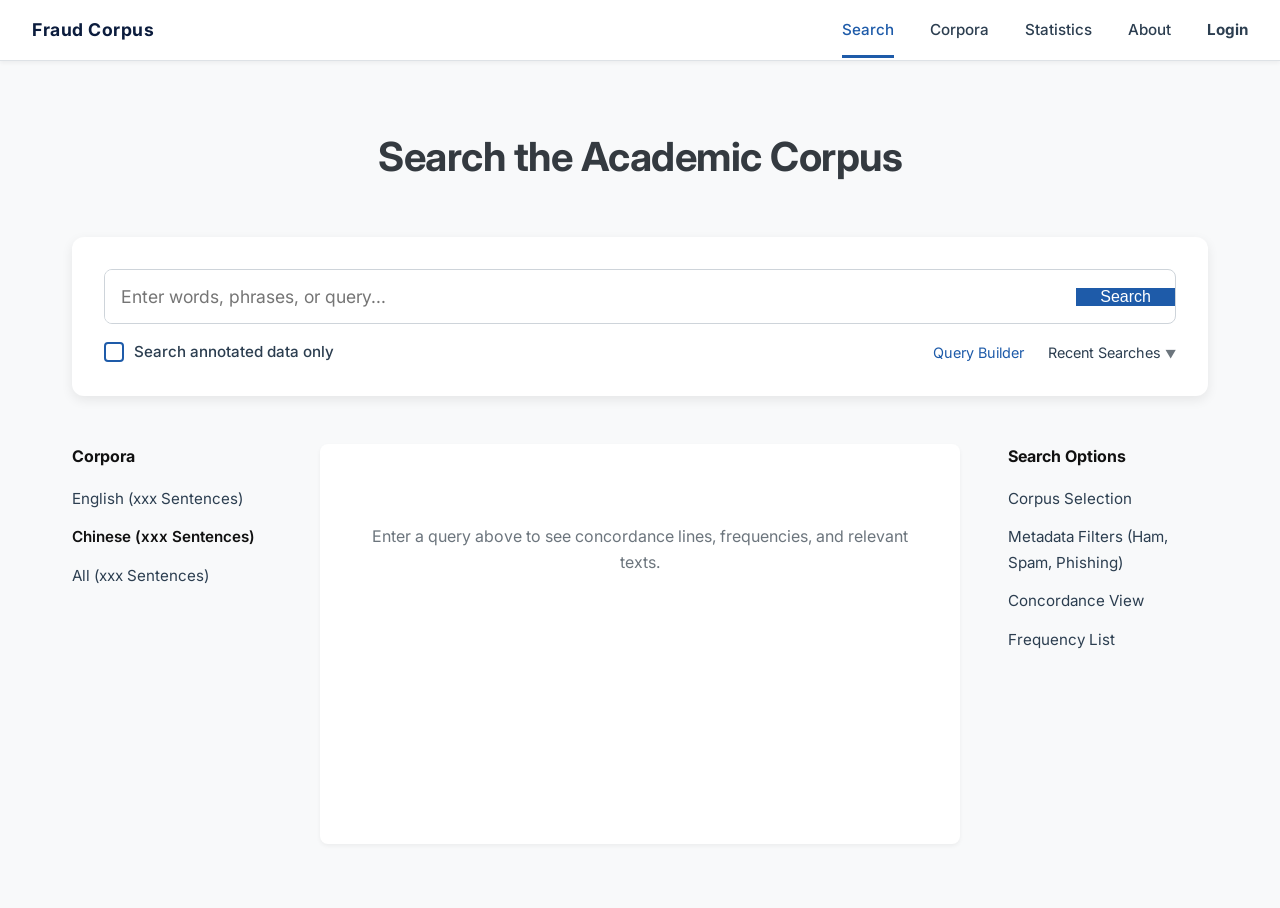
<file: src/03_sprint/web/frontend/index.html>
<!DOCTYPE html>
<html lang="en">

<head>
    <meta charset="UTF-8">
    <meta name="viewport" content="width=device-width, initial-scale=1.0">
    <title>Linguistica Corpus Search</title>
    <link rel="stylesheet" href="style.css">
    <link rel="preconnect" href="https://fonts.googleapis.com">
    <link rel="preconnect" href="https://fonts.gstatic.com" crossorigin>
    <link href="https://fonts.googleapis.com/css2?family=Inter:wght@400;500;600;700&display=swap" rel="stylesheet">
</head>

<body>
    <header class="top-nav">
        <div class="logo">Fraud Corpus</div>
        <nav>
            <a href="#" class="active">Search</a>
            <a href="#">Corpora</a>
            <a href="#">Statistics</a>
            <a href="#">About</a>
            <a href="#" class="login"><b>Login</b></a>
        </nav>
    </header>

    <main class="search-container">
        <h1>Search the Academic Corpus</h1>

        <div class="search-box-wrapper">
            <form id="search-form" class="search-box">
                <div class="input-group">
                    <input type="text" id="query-input" placeholder="Enter words, phrases, or query..." required>
                    <button type="submit" class="search-btn">Search</button>
                </div>

                <div class="search-options">
                    <label class="checkbox-label">
                        <input type="checkbox" id="annotated-only">
                        <span class="custom-checkbox"></span>
                        Search annotated data only
                        <span class="info-icon" title="Restrict search to manually annotated linguistic data"></span>
                    </label>

                    <div class="right-links">
                        <a href="#" class="query-builder">Query Builder</a>
                        <div class="dropdown">
                            <span>Recent Searches </span> <span class="chevron">▼</span>
                        </div>
                    </div>
                </div>
            </form>
        </div>

        <div class="content-layout">
            <aside class="sidebar-left">
                <h3>Corpora</h3>
                <ul>
                    <li><a href="#">English (xxx Sentences)</a></li>
                    <li><a href="#" class="active-corpus">Chinese (xxx Sentences)</a></li>
                    <li><a href="#">All (xxx Sentences)</a></li>
                </ul>
            </aside>

            <section class="results-area" id="results-area">
                <!-- Search results will appear here -->
                <div class="placeholder-text">
                    <p>Enter a query above to see concordance lines, frequencies, and relevant texts.</p>
                </div>
            </section>

            <aside class="sidebar-right">
                <h3>Search Options</h3>
                <ul>
                    <li><a href="#">Corpus Selection</a></li>
                    <li><a href="#">Metadata Filters (Ham, Spam, Phishing)</a></li>
                    <li><a href="#">Concordance View</a></li>
                    <li><a href="#">Frequency List</a></li>
                </ul>
            </aside>
        </div>
    </main>
    <script src="script.js"></script>
</body>

</html>
</file>
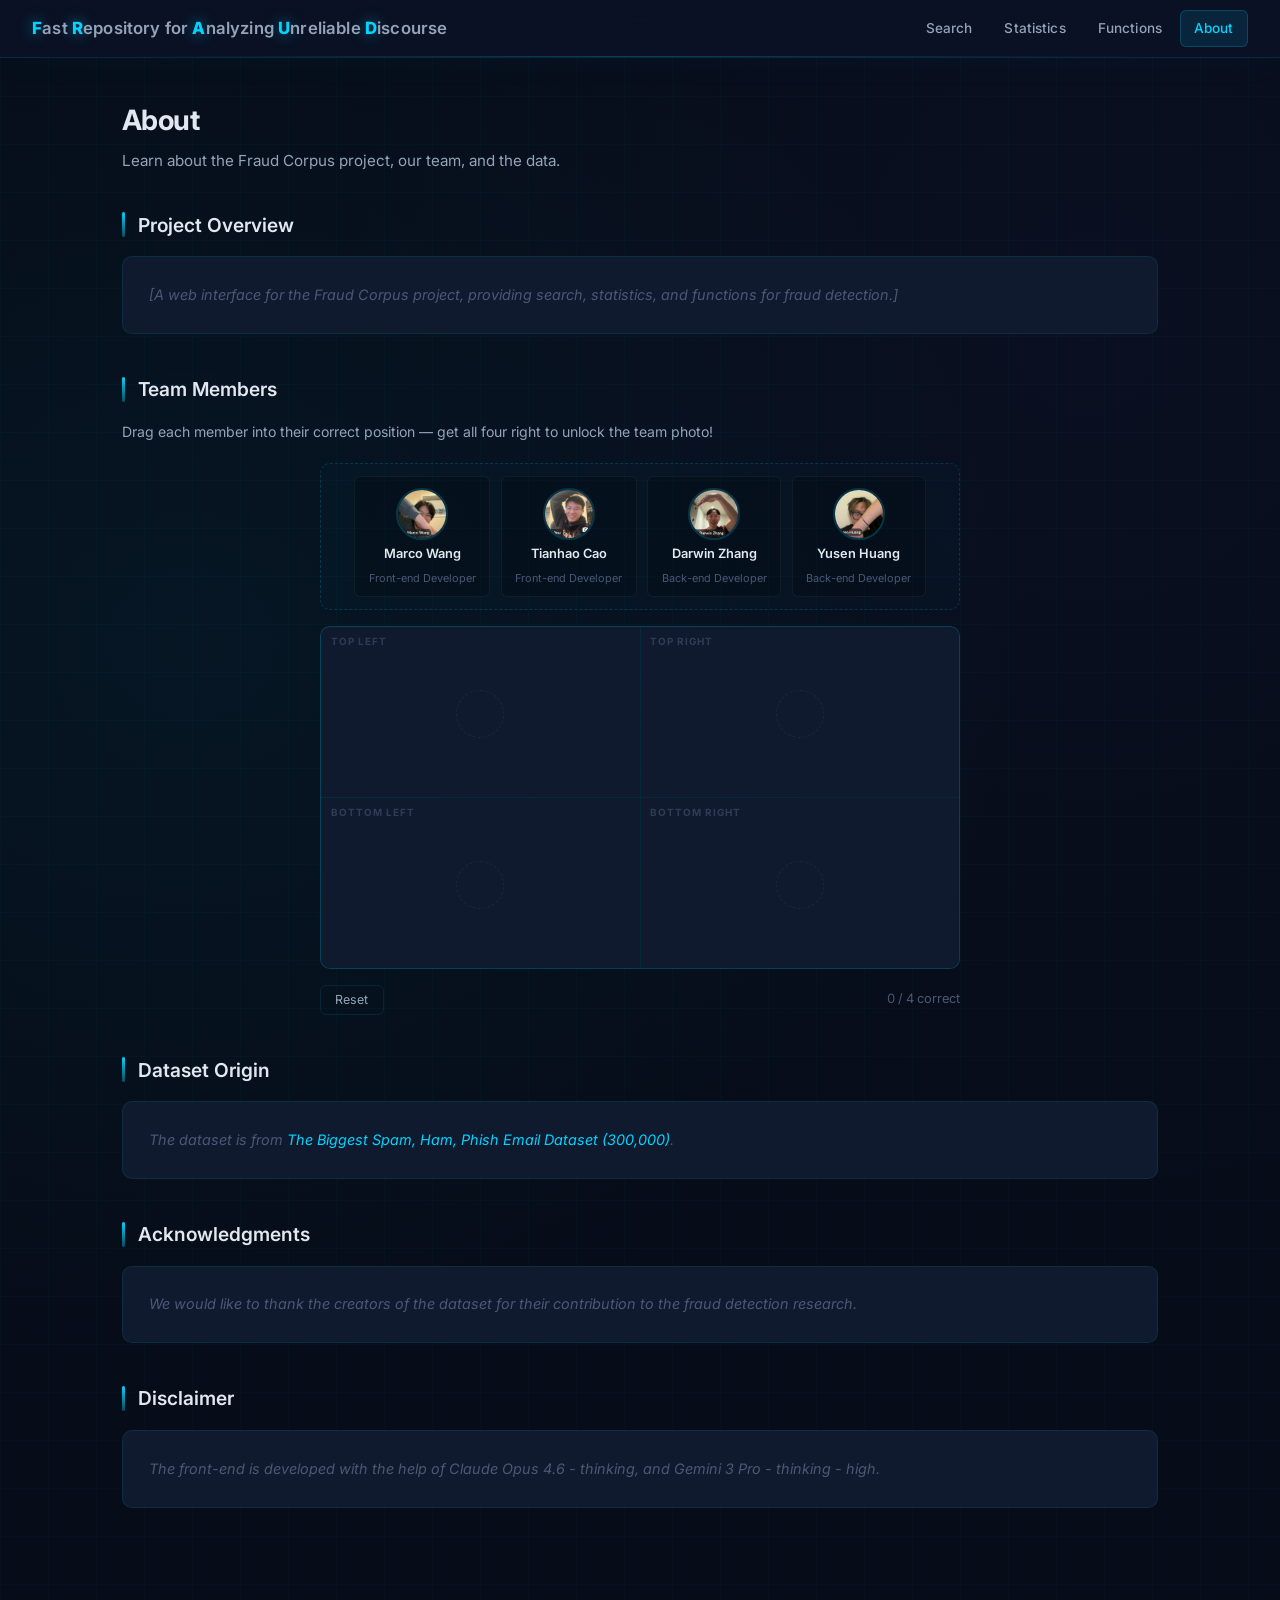
<file: src/04_sprint/web/frontend/about.html>
<!DOCTYPE html>
<html lang="en">

<head>
    <meta charset="UTF-8">
    <meta name="viewport" content="width=device-width, initial-scale=1.0">
    <title>About – Fast Repository for Analyzing Unreliable Discourse</title>
    <link rel="stylesheet" href="style.css">
    <link rel="preconnect" href="https://fonts.googleapis.com">
    <link rel="preconnect" href="https://fonts.gstatic.com" crossorigin>
    <link href="https://fonts.googleapis.com/css2?family=Inter:wght@400;500;600;700&display=swap" rel="stylesheet">
</head>

<body>
    <header class="top-nav">
        <div class="logo"><span class="highlight-letter">F</span>ast <span class="highlight-letter">R</span>epository
            for <span class="highlight-letter">A</span>nalyzing <span class="highlight-letter">U</span>nreliable <span
                class="highlight-letter">D</span>iscourse</div>
        <nav>
            <a href="index.html" title="Search the corpus">Search</a>
            <a href="statistics.html" title="View corpus statistics">Statistics</a>
            <a href="functions.html" title="About the Linguistica project">Functions</a>
            <a href="about.html" class="active" title="About the Linguistica project">About</a>
        </nav>
    </header>

    <main class="page-container">
        <h1>About</h1>
        <p class="page-subtitle">Learn about the Fraud Corpus project, our team, and the data.</p>

        <!-- Project Introduction -->
        <div class="about-section">
            <h2>Project Overview</h2>
            <div class="about-card">
                <p class="placeholder">[A web interface for the Fraud Corpus project, providing search, statistics, and
                    functions for fraud detection.]</p>
            </div>
        </div>

        <!-- Team Members — Drag & Drop Puzzle -->
        <div class="about-section">
            <h2>Team Members</h2>
            <p class="puzzle-instructions">
                Drag each member into their correct position — get all four right to unlock the team photo!
            </p>

            <div class="puzzle-layout">

                <!-- Draggable card bank -->
                <div class="puzzle-bank" id="puzzle-bank">
                    <!-- JS-rendered cards -->
                </div>

                <!-- 2×2 drop grid -->
                <div class="puzzle-wrapper">
                    <div class="puzzle-grid" id="puzzle-grid">
                        <div class="puzzle-cell" data-slot="top-left">
                            <div class="cell-pos-label">Top Left</div>
                        </div>
                        <div class="puzzle-cell" data-slot="top-right">
                            <div class="cell-pos-label">Top Right</div>
                        </div>
                        <div class="puzzle-cell" data-slot="bottom-left">
                            <div class="cell-pos-label">Bottom Left</div>
                        </div>
                        <div class="puzzle-cell" data-slot="bottom-right">
                            <div class="cell-pos-label">Bottom Right</div>
                        </div>
                    </div>

                    <!-- Revealed full team photo (shown on solve) -->
                    <div class="puzzle-reveal" id="puzzle-reveal" style="display:none;">
                        <img src="./img/Full.jpg" alt="The full team">
                        <div class="reveal-overlay">
                            <span class="reveal-label">🎉 Puzzle Complete!</span>
                            <button class="reset-puzzle-btn" id="reset-btn-reveal">Play Again</button>
                        </div>
                    </div>
                </div>

                <!-- Status row -->
                <div class="puzzle-controls">
                    <button class="reset-puzzle-btn" id="reset-btn">Reset</button>
                    <span class="puzzle-status" id="puzzle-status">0 / 4 correct</span>
                </div>

            </div>
        </div>

        <!-- Dataset Origin -->
        <div class="about-section">
            <h2>Dataset Origin</h2>
            <div class="about-card">
                <p class="placeholder">The dataset is from <a
                        href="https://www.kaggle.com/datasets/akshatsharma2/the-biggest-spam-ham-phish-email-dataset-300000">The
                        Biggest Spam, Ham, Phish Email Dataset (300,000)</a>.</p>
            </div>
        </div>

        <!-- Acknowledgments -->
        <div class="about-section">
            <h2>Acknowledgments</h2>
            <div class="about-card">
                <p class="placeholder">We would like to thank the creators of the dataset for their contribution to the
                    fraud detection research.</p>
            </div>
        </div>

        <!-- Disclaimer -->
        <div class="about-section">
            <h2>Disclaimer</h2>
            <div class="about-card">
                <p class="placeholder">The front-end is developed with the help of Claude Opus 4.6 - thinking, and
                    Gemini 3 Pro - thinking - high.</p>
            </div>
        </div>
    </main>
    <script src="about.js"></script>
</body>

</html>
</file>
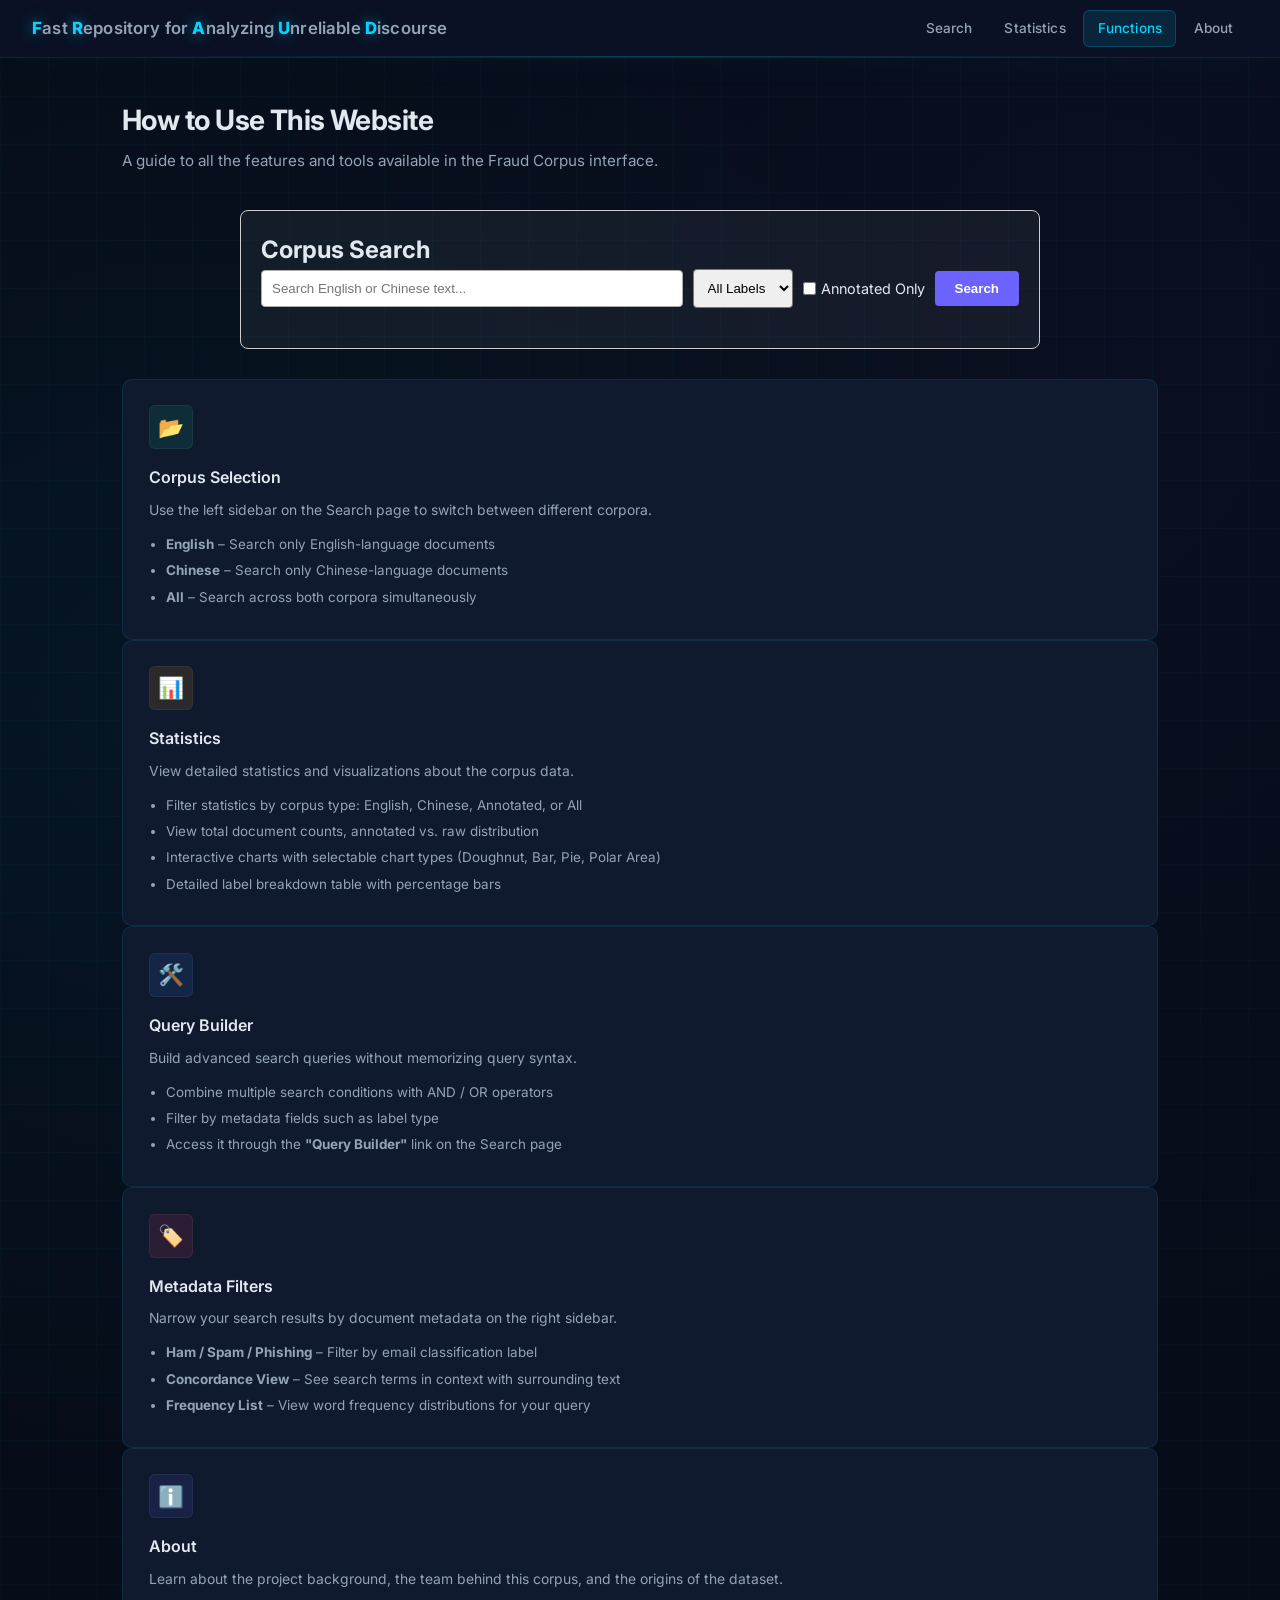
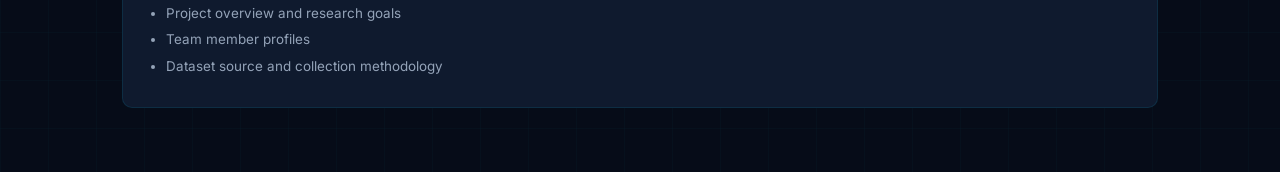
<file: src/04_sprint/web/frontend/functions.html>
<!DOCTYPE html>
<html lang="en">

<head>
    <meta charset="UTF-8">
    <meta name="viewport" content="width=device-width, initial-scale=1.0">
    <title>Functions – Fast Repository for Analyzing Unreliable Discourse</title>
    <link rel="stylesheet" href="style.css">
    <link rel="preconnect" href="https://fonts.googleapis.com">
    <link rel="preconnect" href="https://fonts.gstatic.com" crossorigin>
    <link href="https://fonts.googleapis.com/css2?family=Inter:wght@400;500;600;700&display=swap" rel="stylesheet">
</head>

<body>
    <header class="top-nav">
        <div class="logo"><span class="highlight-letter">F</span>ast <span class="highlight-letter">R</span>epository
            for <span class="highlight-letter">A</span>nalyzing <span class="highlight-letter">U</span>nreliable <span
                class="highlight-letter">D</span>iscourse</div>
        <nav>
            <a href="index.html" title="Search the corpus">Search</a>
            <a href="statistics.html" title="View corpus statistics">Statistics</a>
            <a href="functions.html" class="active" title="About the Linguistica project">Functions</a>
            <a href="about.html" title="About the Linguistica project">About</a>
        </nav>

    </header>

    <main class="page-container">
        <h1>How to Use This Website</h1>
        <p class="page-subtitle">A guide to all the features and tools available in the Fraud Corpus interface.</p>

        <div class="search-container" style="max-width: 800px; margin: 30px auto; padding: 20px; background: rgba(255, 255, 255, 0.05); border: 1px solid #ccc; border-radius: 8px;">
            <h2 style="margin-top: 0;">Corpus Search</h2>
            
            <div class="search-controls" style="display: flex; gap: 10px; margin-bottom: 20px; align-items: center; flex-wrap: wrap;">
                <input type="text" id="search-query" placeholder="Search English or Chinese text..." style="flex-grow: 1; padding: 10px; border-radius: 4px; border: 1px solid #aaa;">
                
                <select id="search-label" style="padding: 10px; border-radius: 4px;">
                    <option value="">All Labels</option>
                    <option value="ham">Ham</option>
                    <option value="phish">Phish</option>
                    <option value="spam">Spam</option>
                </select>

                <label style="display: flex; align-items: center; gap: 5px; font-size: 0.9em;">
                    <input type="checkbox" id="search-annotated"> Annotated Only
                </label>

                <button id="search-btn" style="padding: 10px 20px; cursor: pointer; background-color: #6c63ff; color: white; border: none; border-radius: 4px; font-weight: bold;">Search</button>
            </div>

            <div id="search-stats" style="margin-bottom: 15px; font-size: 0.9em; opacity: 0.8;"></div>
            <div id="search-results" style="display: flex; flex-direction: column; gap: 15px;"></div>
        </div>

            <!-- Corpus Selection -->
            <div class="feature-card">
                <div class="feature-icon green">📂</div>
                <h3>Corpus Selection</h3>
                <p>Use the left sidebar on the Search page to switch between different corpora.</p>
                <ul>
                    <li><strong>English</strong> – Search only English-language documents</li>
                    <li><strong>Chinese</strong> – Search only Chinese-language documents</li>
                    <li><strong>All</strong> – Search across both corpora simultaneously</li>
                </ul>
            </div>

            <!-- Statistics -->
            <div class="feature-card">
                <div class="feature-icon yellow">📊</div>
                <h3>Statistics</h3>
                <p>View detailed statistics and visualizations about the corpus data.</p>
                <ul>
                    <li>Filter statistics by corpus type: English, Chinese, Annotated, or All</li>
                    <li>View total document counts, annotated vs. raw distribution</li>
                    <li>Interactive charts with selectable chart types (Doughnut, Bar, Pie, Polar Area)</li>
                    <li>Detailed label breakdown table with percentage bars</li>
                </ul>
            </div>

            <!-- Query Builder -->
            <div class="feature-card">
                <div class="feature-icon blue">🛠️</div>
                <h3>Query Builder</h3>
                <p>Build advanced search queries without memorizing query syntax.</p>
                <ul>
                    <li>Combine multiple search conditions with AND / OR operators</li>
                    <li>Filter by metadata fields such as label type</li>
                    <li>Access it through the <strong>"Query Builder"</strong> link on the Search page</li>
                </ul>
            </div>

            <!-- Metadata Filters -->
            <div class="feature-card">
                <div class="feature-icon red">🏷️</div>
                <h3>Metadata Filters</h3>
                <p>Narrow your search results by document metadata on the right sidebar.</p>
                <ul>
                    <li><strong>Ham / Spam / Phishing</strong> – Filter by email classification label</li>
                    <li><strong>Concordance View</strong> – See search terms in context with surrounding text</li>
                    <li><strong>Frequency List</strong> – View word frequency distributions for your query</li>
                </ul>
            </div>

            <!-- About -->
            <div class="feature-card">
                <div class="feature-icon purple">ℹ️</div>
                <h3>About</h3>
                <p>Learn about the project background, the team behind this corpus, and the origins of the dataset.</p>
                <ul>
                    <li>Project overview and research goals</li>
                    <li>Team member profiles</li>
                    <li>Dataset source and collection methodology</li>
                </ul>
            </div>

        </div>
    </main>
    <script src="script.js"></script>
</body>
</html>
</file>
<file: src/03_sprint/web/frontend/style.css>
:root {
    --primary-color: #1e5ba9;
    --primary-hover: #164685;
    --bg-color: #f8f9fa;
    --card-bg: #ffffff;
    --text-main: #2c3e50;
    --text-muted: #6c757d;
    --border-color: #dee2e6;
    --focus-ring: rgba(30, 91, 169, 0.25);
    --shadow-sm: 0 2px 4px rgba(0, 0, 0, 0.05);
    --shadow-md: 0 4px 12px rgba(0, 0, 0, 0.08);
}

* {
    box-sizing: border-box;
    margin: 0;
    padding: 0;
}

body {
    font-family: 'Inter', sans-serif;
    background-color: var(--bg-color);
    color: var(--text-main);
    line-height: 1.6;
}

/* Top Navigation */
.top-nav {
    display: flex;
    justify-content: space-between;
    align-items: center;
    padding: 1rem 2rem;
    background-color: var(--card-bg);
    box-shadow: var(--shadow-sm);
    border-bottom: 1px solid var(--border-color);
}

.logo {
    font-weight: 700;
    font-size: 1.1rem;
    color: #0b1c3d;
    letter-spacing: 0.5px;
}

.top-nav nav a {
    text-decoration: none;
    color: var(--text-main);
    margin-left: 2rem;
    font-size: 0.95rem;
    font-weight: 500;
    transition: color 0.2s;
}

.top-nav nav a:hover {
    color: var(--primary-color);
}

.top-nav nav a.active {
    color: var(--primary-color);
    position: relative;
    padding-bottom: 1.2rem;
}

.top-nav nav a.active::after {
    content: '';
    position: absolute;
    bottom: 0;
    left: 0;
    width: 100%;
    height: 3px;
    background-color: var(--primary-color);
}

/* Main Layout */
.search-container {
    max-width: 1200px;
    margin: 4rem auto;
    padding: 0 2rem;
}

h1 {
    text-align: center;
    font-size: 2.5rem;
    font-weight: 700;
    color: #343a40;
    margin-bottom: 3rem;
    letter-spacing: -0.5px;
}

/* Search Box */
.search-box-wrapper {
    background: var(--card-bg);
    padding: 2rem;
    border-radius: 12px;
    box-shadow: var(--shadow-md);
    margin-bottom: 3rem;
    position: relative;
    z-index: 10;
}

.input-group {
    display: flex;
    align-items: center;
    border: 1px solid #ced4da;
    border-radius: 8px;
    overflow: hidden;
    background: #fff;
    transition: box-shadow 0.2s, border-color 0.2s;
}

.input-group:focus-within {
    border-color: var(--primary-color);
    box-shadow: 0 0 0 3px var(--focus-ring);
}

.search-icon {
    padding-left: 1rem;
    color: var(--text-muted);
}

#query-input {
    flex: 1;
    border: none;
    padding: 1rem;
    font-size: 1.1rem;
    outline: none;
    font-family: inherit;
}

.search-btn {
    background-color: var(--primary-color);
    color: white;
    border: none;
    padding: 0 1.5rem;
    font-size: 1rem;
    font-weight: 500;
    cursor: pointer;
    height: 100%;
    transition: background-color 0.2s;
    display: flex;
    align-items: center;
    gap: 0.5rem;
}

.search-btn:hover {
    background-color: var(--primary-hover);
}

/* Search Options */
.search-options {
    display: flex;
    justify-content: space-between;
    align-items: center;
    margin-top: 1rem;
}

.checkbox-label {
    display: flex;
    align-items: center;
    cursor: pointer;
    font-size: 0.95rem;
    font-weight: 500;
    user-select: none;
}

.checkbox-label input[type="checkbox"] {
    position: absolute;
    opacity: 0;
    cursor: pointer;
}

.custom-checkbox {
    height: 20px;
    width: 20px;
    background-color: #fff;
    border: 2px solid var(--primary-color);
    border-radius: 4px;
    margin-right: 10px;
    display: inline-block;
    position: relative;
}

.checkbox-label input:checked~.custom-checkbox {
    background-color: var(--primary-color);
}

.checkbox-label input:checked~.custom-checkbox::after {
    content: '';
    position: absolute;
    left: 6px;
    top: 2px;
    width: 5px;
    height: 10px;
    border: solid white;
    border-width: 0 2px 2px 0;
    transform: rotate(45deg);
}

.info-icon {
    margin-left: 6px;
    color: #adb5bd;
    font-size: 0.9rem;
    cursor: help;
}

.right-links {
    display: flex;
    gap: 1.5rem;
    align-items: center;
    font-size: 0.9rem;
}

.query-builder {
    color: var(--primary-color);
    text-decoration: none;
}

.dropdown {
    color: var(--text-main);
    cursor: pointer;
}

.chevron {
    font-size: 0.7rem;
    color: var(--text-muted);
}

/* Content Layout Area */
.content-layout {
    display: grid;
    grid-template-columns: 200px 1fr 200px;
    gap: 3rem;
}

aside h3 {
    font-size: 1rem;
    margin-bottom: 1rem;
    color: #111;
}

aside ul {
    list-style: none;
}

aside li {
    margin-bottom: 0.8rem;
}

aside a {
    text-decoration: none;
    color: var(--text-main);
    font-size: 0.95rem;
    transition: color 0.2s;
}

aside a:hover {
    color: var(--primary-color);
}

aside .active-corpus {
    font-weight: 600;
    color: #111;
}

.results-area {
    background: var(--card-bg);
    border-radius: 8px;
    padding: 2rem;
    box-shadow: var(--shadow-sm);
    min-height: 400px;
}

.placeholder-text {
    text-align: center;
    color: var(--text-muted);
    margin-top: 3rem;
}

/* Results Formatting */
.result-item {
    border-bottom: 1px solid var(--border-color);
    padding-bottom: 1rem;
    margin-bottom: 1rem;
}

.result-item:last-child {
    border-bottom: none;
}

.doc-id {
    font-size: 0.8rem;
    color: var(--text-muted);
    margin-bottom: 0.3rem;
    font-variant-numeric: tabular-nums;
}

.highlight {
    background-color: rgba(255, 235, 59, 0.4);
    font-weight: 600;
    padding: 0 2px;
    border-radius: 2px;
}

.badge {
    display: inline-block;
    padding: 2px 6px;
    border-radius: 12px;
    font-size: 0.7rem;
    background-color: #e9ecef;
    color: #495057;
    margin-left: 8px;
    vertical-align: middle;
}

.badge-annotated {
    background-color: #d1e7dd;
    color: #0f5132;
    border: 1px solid #badbcc;
}

.loading {
    text-align: center;
    color: var(--text-muted);
    padding: 2rem;
    font-style: italic;
}
</file>
<file: src/04_sprint/web/frontend/style.css>
/* =============================================================================
   FRAUD Corpus – Cyber Threat Intelligence UI
   Theme: Dark navy · Cyan accent · Color-coded threat labels · Glassmorphism
   ============================================================================= */

/* --- Reset & Base --- */
*,
*::before,
*::after {
    margin: 0;
    padding: 0;
    box-sizing: border-box;
}

:root {
    /* Background layers */
    --bg-primary:   #060c18;
    --bg-secondary: #0b1225;
    --bg-card:      #0f1a2e;
    --bg-glass:     rgba(15, 26, 46, 0.85);

    /* Borders */
    --border-glass:  rgba(0, 212, 255, 0.1);
    --border-subtle: rgba(255, 255, 255, 0.05);

    /* Text */
    --text-primary:   #e2e8f0;
    --text-secondary: #94a3b8;
    --text-muted:     #4b5875;
    --text-code:      #7dd3fc;

    /* Accent — cyan, the classic threat-intel color */
    --accent:      #00d4ff;
    --accent-dim:  #0099cc;
    --accent-hover:#38e2ff;
    --accent-glow: rgba(0, 212, 255, 0.18);

    /* Label colors */
    --green:      #10b981;
    --green-bg:   rgba(16, 185, 129, 0.12);
    --green-glow: rgba(16, 185, 129, 0.2);

    --red:        #f43f5e;
    --red-bg:     rgba(244, 63, 94, 0.12);
    --red-glow:   rgba(244, 63, 94, 0.2);

    --yellow:     #f59e0b;
    --yellow-bg:  rgba(245, 158, 11, 0.12);
    --yellow-glow:rgba(245, 158, 11, 0.2);

    --blue:       #3b82f6;
    --blue-bg:    rgba(59, 130, 246, 0.12);

    /* Geometry */
    --radius:    10px;
    --radius-sm: 6px;
    --radius-lg: 16px;

    /* Misc */
    --shadow:     0 4px 32px rgba(0, 0, 0, 0.5);
    --transition: 0.22s cubic-bezier(0.4, 0, 0.2, 1);
}

html { scroll-behavior: smooth; }

body {
    font-family: 'Inter', -apple-system, BlinkMacSystemFont, sans-serif;
    background-color: var(--bg-primary);
    /* Subtle grid + radial glows */
    background-image:
        radial-gradient(ellipse at 15% 40%, rgba(0, 212, 255, 0.05) 0%, transparent 55%),
        radial-gradient(ellipse at 85% 20%, rgba(99, 102, 241, 0.04) 0%, transparent 50%),
        linear-gradient(rgba(0, 212, 255, 0.025) 1px, transparent 1px),
        linear-gradient(90deg, rgba(0, 212, 255, 0.025) 1px, transparent 1px);
    background-size: 100% 100%, 100% 100%, 48px 48px, 48px 48px;
    color: var(--text-primary);
    line-height: 1.6;
    min-height: 100vh;
}

a {
    color: var(--accent);
    text-decoration: none;
    transition: color var(--transition);
}
a:hover { color: var(--accent-hover); }

/* --- Keyframe animations --- */
@keyframes spin {
    to { transform: rotate(360deg); }
}

@keyframes pulse-glow {
    0%, 100% { box-shadow: 0 0 0 0 var(--accent-glow); }
    50%       { box-shadow: 0 0 0 6px transparent; }
}

@keyframes slideUp {
    from { transform: translateY(24px) scale(0.96); opacity: 0; }
    to   { transform: translateY(0)    scale(1);    opacity: 1; }
}

@keyframes fadeIn {
    from { opacity: 0; }
    to   { opacity: 1; }
}

@keyframes scan-line {
    0%   { transform: translateX(-100%); }
    100% { transform: translateX(100vw); }
}

/* =============================================================================
   Top Navigation
   ============================================================================= */
.top-nav {
    display: flex;
    justify-content: space-between;
    align-items: center;
    padding: 0 2rem;
    height: 58px;
    background: rgba(11, 18, 37, 0.92);
    border-bottom: 1px solid rgba(0, 212, 255, 0.12);
    box-shadow: 0 1px 40px rgba(0, 212, 255, 0.04);
    position: sticky;
    top: 0;
    z-index: 100;
    backdrop-filter: blur(16px);
    -webkit-backdrop-filter: blur(16px);
}

/* Thin glowing line at the very bottom of nav */
.top-nav::after {
    content: '';
    position: absolute;
    bottom: 0;
    left: 10%;
    right: 10%;
    height: 1px;
    background: linear-gradient(90deg, transparent, var(--accent), transparent);
    opacity: 0.25;
}

.logo {
    font-size: 1.05rem;
    font-weight: 600;
    color: var(--text-secondary);
    letter-spacing: 0.01em;
}

/* The highlighted FRAUD letters glow cyan */
.logo .highlight-letter {
    color: var(--accent);
    font-weight: 800;
    text-shadow: 0 0 14px rgba(0, 212, 255, 0.6);
}

.top-nav nav {
    display: flex;
    gap: 0.2rem;
}

.top-nav nav a {
    padding: 0.45rem 0.9rem;
    border-radius: var(--radius-sm);
    font-size: 0.85rem;
    font-weight: 500;
    color: var(--text-secondary);
    transition: all var(--transition);
    letter-spacing: 0.01em;
}

.top-nav nav a:hover {
    color: var(--text-primary);
    background: rgba(0, 212, 255, 0.06);
}

.top-nav nav a.active {
    color: var(--accent);
    background: rgba(0, 212, 255, 0.1);
    box-shadow: inset 0 0 0 1px rgba(0, 212, 255, 0.2);
}

/* =============================================================================
   Search Page – Container & Heading
   ============================================================================= */
.search-container {
    max-width: 1200px;
    margin: 0 auto;
    padding: 2.5rem 2rem;
}

.search-container h1 {
    font-size: 1.75rem;
    font-weight: 700;
    margin-bottom: 1.5rem;
    letter-spacing: -0.02em;
    color: var(--text-primary);
}

.search-box-wrapper { margin-bottom: 1.75rem; }

/* =============================================================================
   Search Box
   ============================================================================= */
.search-box {
    background: var(--bg-card);
    border: 1px solid var(--border-glass);
    border-radius: var(--radius);
    padding: 1.1rem 1.25rem;
    transition: border-color var(--transition), box-shadow var(--transition);
}

.search-box:focus-within {
    border-color: rgba(0, 212, 255, 0.35);
    box-shadow: 0 0 0 1px rgba(0, 212, 255, 0.12), 0 4px 40px rgba(0, 212, 255, 0.07);
}

.input-group {
    display: flex;
    gap: 0.6rem;
    align-items: center;
}

/* Pills container (kept for compatibility) */
.pills-container {
    display: flex;
    align-items: center;
    gap: 0.5rem;
    flex-shrink: 0;
}

.search-pill {
    display: flex;
    align-items: center;
    background: rgba(0, 212, 255, 0.1);
    color: var(--accent);
    border: 1px solid rgba(0, 212, 255, 0.2);
    border-radius: 4px;
    padding: 0.2rem 0.5rem;
    font-size: 0.82rem;
    font-weight: 500;
    white-space: nowrap;
}

.search-pill .remove-pill {
    margin-left: 0.4rem;
    cursor: pointer;
    font-weight: bold;
    color: var(--accent-dim);
    opacity: 0.7;
    transition: opacity var(--transition);
}
.search-pill .remove-pill:hover { opacity: 1; }

.input-group input[type="text"] {
    flex: 1;
    padding: 0.7rem 1rem;
    background: rgba(0, 0, 0, 0.3);
    border: 1px solid var(--border-subtle);
    border-radius: var(--radius-sm);
    color: var(--text-primary);
    font-size: 0.95rem;
    font-family: inherit;
    outline: none;
    transition: border-color var(--transition), box-shadow var(--transition);
}

.input-group input[type="text"]::placeholder { color: var(--text-muted); }

.input-group input[type="text"]:focus {
    border-color: rgba(0, 212, 255, 0.4);
    box-shadow: 0 0 0 3px rgba(0, 212, 255, 0.08);
}

.search-btn {
    padding: 0.7rem 1.4rem;
    background: linear-gradient(135deg, var(--accent), #0099cc);
    color: var(--bg-primary);
    border: none;
    border-radius: var(--radius-sm);
    font-size: 0.82rem;
    font-weight: 700;
    font-family: inherit;
    letter-spacing: 0.06em;
    text-transform: uppercase;
    cursor: pointer;
    transition: all var(--transition);
    white-space: nowrap;
}

.search-btn:hover {
    background: linear-gradient(135deg, var(--accent-hover), var(--accent));
    box-shadow: 0 0 24px rgba(0, 212, 255, 0.35);
    transform: translateY(-1px);
}

.search-btn:active { transform: translateY(0); }

/* Search options row */
.search-options {
    display: flex;
    justify-content: space-between;
    align-items: center;
    margin-top: 0.85rem;
    padding-top: 0.85rem;
    border-top: 1px solid var(--border-subtle);
}

.checkbox-label {
    display: flex;
    align-items: center;
    gap: 0.5rem;
    font-size: 0.83rem;
    color: var(--text-secondary);
    cursor: pointer;
    user-select: none;
}

.checkbox-label input[type="checkbox"] {
    accent-color: var(--accent);
    width: 15px;
    height: 15px;
    cursor: pointer;
}

.custom-checkbox { display: none; }

.info-icon {
    display: inline-flex;
    align-items: center;
    justify-content: center;
    width: 14px;
    height: 14px;
    border: 1px solid var(--text-muted);
    border-radius: 50%;
    font-size: 0.6rem;
    color: var(--text-muted);
    cursor: help;
    margin-left: 0.2rem;
}
.info-icon::after { content: "?"; }

.right-links {
    display: flex;
    align-items: center;
    gap: 1rem;
}

.right-links a,
.right-links .dropdown {
    font-size: 0.83rem;
    color: var(--text-muted);
    cursor: pointer;
    transition: color var(--transition);
}

.right-links a:hover,
.right-links .dropdown:hover { color: var(--text-secondary); }

.chevron { font-size: 0.65rem; opacity: 0.7; }

/* =============================================================================
   Recent Searches Dropdown
   ============================================================================= */
.recent-searches-panel {
    position: absolute;
    right: 0;
    top: calc(100% + 8px);
    min-width: 230px;
    background: var(--bg-card);
    border: 1px solid var(--border-glass);
    border-radius: var(--radius-sm);
    box-shadow: 0 8px 32px rgba(0, 0, 0, 0.5), 0 0 0 1px rgba(0, 212, 255, 0.05);
    z-index: 200;
    overflow: hidden;
    animation: fadeIn 0.15s ease;
}

.recent-item {
    padding: 0.55rem 1rem;
    font-size: 0.83rem;
    color: var(--text-secondary);
    cursor: pointer;
    white-space: nowrap;
    overflow: hidden;
    text-overflow: ellipsis;
    transition: background var(--transition), color var(--transition);
    border-left: 2px solid transparent;
}

.recent-item::before {
    content: '↺';
    margin-right: 0.5rem;
    opacity: 0.4;
    font-size: 0.75rem;
}

.recent-item:hover {
    background: rgba(0, 212, 255, 0.07);
    color: var(--accent);
    border-left-color: var(--accent);
}

.recent-empty {
    padding: 0.75rem 1rem;
    font-size: 0.8rem;
    color: var(--text-muted);
    font-style: italic;
}

.recent-clear {
    padding: 0.5rem 1rem;
    font-size: 0.78rem;
    color: var(--red);
    cursor: pointer;
    border-top: 1px solid var(--border-subtle);
    transition: background var(--transition);
    letter-spacing: 0.02em;
}

.recent-clear:hover { background: var(--red-bg); }

/* =============================================================================
   Content Layout – sidebar + results
   ============================================================================= */
.content-layout {
    display: grid;
    grid-template-columns: 200px 1fr;
    gap: 1.25rem;
    align-items: start;
}

/* =============================================================================
   Sidebar
   ============================================================================= */
.sidebar-left,
.sidebar-right {
    background: var(--bg-card);
    border: 1px solid var(--border-glass);
    border-radius: var(--radius);
    padding: 1.1rem;
    height: fit-content;
    position: sticky;
    top: 78px;
}

.sidebar-left h3,
.sidebar-right h3 {
    font-size: 0.72rem;
    font-weight: 700;
    text-transform: uppercase;
    letter-spacing: 0.1em;
    color: var(--text-muted);
    margin-bottom: 0.75rem;
    padding-bottom: 0.5rem;
    border-bottom: 1px solid var(--border-subtle);
}

.sidebar-left ul,
.sidebar-right ul { list-style: none; }

.sidebar-left li,
.sidebar-right li { margin-bottom: 0.2rem; }

.sidebar-left li a,
.sidebar-right li a {
    font-size: 0.83rem;
    color: var(--text-secondary);
    display: flex;
    align-items: center;
    justify-content: space-between;
    padding: 0.35rem 0.6rem;
    border-radius: var(--radius-sm);
    border-left: 2px solid transparent;
    transition: all var(--transition);
}

.sidebar-left li a:hover,
.sidebar-right li a:hover {
    background: rgba(0, 212, 255, 0.05);
    color: var(--text-primary);
    border-left-color: rgba(0, 212, 255, 0.3);
}

.active-corpus {
    color: var(--accent) !important;
    background: rgba(0, 212, 255, 0.08) !important;
    border-left-color: var(--accent) !important;
}

.stat-count {
    font-size: 0.72rem;
    color: var(--text-muted);
    font-variant-numeric: tabular-nums;
}

/* =============================================================================
   Results Area
   ============================================================================= */
.results-area {
    background: var(--bg-card);
    border: 1px solid var(--border-glass);
    border-radius: var(--radius);
    padding: 1.25rem;
    min-height: 320px;
}

.placeholder-text {
    display: flex;
    align-items: center;
    justify-content: center;
    min-height: 200px;
    color: var(--text-muted);
    font-size: 0.9rem;
    text-align: center;
    flex-direction: column;
    gap: 0.5rem;
}

/* Decorative scan line on placeholder */
.placeholder-text::before {
    content: '⬡';
    font-size: 2rem;
    opacity: 0.15;
    display: block;
    margin-bottom: 0.5rem;
}

/* =============================================================================
   Result Items
   ============================================================================= */
.result-item {
    padding: 0.9rem 1rem;
    border: 1px solid var(--border-subtle);
    border-left: 3px solid var(--border-subtle);
    border-radius: var(--radius-sm);
    margin-bottom: 0.6rem;
    cursor: pointer;
    transition: all var(--transition);
    background: rgba(0, 0, 0, 0.15);
}

.result-item:hover {
    background: rgba(0, 212, 255, 0.04);
    border-color: rgba(0, 212, 255, 0.2);
    border-left-color: var(--accent);
    transform: translateX(2px);
    box-shadow: 0 2px 16px rgba(0, 0, 0, 0.25);
}

/* Label-specific left border colors */
.result-item[data-label="ham"]   { border-left-color: var(--green); }
.result-item[data-label="spam"]  { border-left-color: var(--yellow); }
.result-item[data-label="phish"] { border-left-color: var(--red); }

.result-item[data-label="ham"]:hover   { border-color: rgba(16, 185, 129, 0.2); border-left-color: var(--green); }
.result-item[data-label="spam"]:hover  { border-color: rgba(245, 158, 11, 0.2); border-left-color: var(--yellow); }
.result-item[data-label="phish"]:hover { border-color: rgba(244, 63, 94, 0.2);  border-left-color: var(--red); }

/* =============================================================================
   Doc ID row & Badges
   ============================================================================= */
.doc-id {
    font-size: 0.78rem;
    font-weight: 600;
    font-family: 'SF Mono', 'Fira Code', 'Cascadia Code', monospace;
    color: var(--text-code);
    margin-bottom: 0.45rem;
    display: flex;
    align-items: center;
    gap: 0.45rem;
    flex-wrap: wrap;
}

.badge {
    display: inline-flex;
    align-items: center;
    padding: 0.1rem 0.5rem;
    border-radius: 999px;
    font-size: 0.65rem;
    font-weight: 700;
    letter-spacing: 0.05em;
    background: rgba(255, 255, 255, 0.05);
    color: var(--text-muted);
    border: 1px solid var(--border-subtle);
    font-family: inherit;
}

/* Label-specific badge colors */
.badge-ham   { background: var(--green-bg);  color: var(--green);  border-color: rgba(16, 185, 129, 0.25); }
.badge-spam  { background: var(--yellow-bg); color: var(--yellow); border-color: rgba(245, 158, 11, 0.25); }
.badge-phish { background: var(--red-bg);    color: var(--red);    border-color: rgba(244, 63, 94, 0.25);  }

.badge-annotated {
    background: rgba(0, 212, 255, 0.08);
    color: var(--accent);
    border-color: rgba(0, 212, 255, 0.2);
}

/* =============================================================================
   Snippets & Highlights
   ============================================================================= */
.snippet {
    font-size: 0.87rem;
    color: var(--text-secondary);
    line-height: 1.75;
}

.snippet .highlight,
.highlight {
    background: rgba(245, 158, 11, 0.18);
    color: var(--yellow);
    padding: 0.08rem 0.25rem;
    border-radius: 3px;
    font-weight: 600;
}

/* =============================================================================
   Loading State
   ============================================================================= */
.loading {
    display: flex;
    align-items: center;
    justify-content: center;
    gap: 0.75rem;
    min-height: 200px;
    color: var(--accent);
    font-size: 0.9rem;
    letter-spacing: 0.03em;
}

.loading::after {
    content: '';
    display: inline-block;
    width: 16px;
    height: 16px;
    border: 2px solid rgba(0, 212, 255, 0.2);
    border-top-color: var(--accent);
    border-radius: 50%;
    animation: spin 0.75s linear infinite;
    flex-shrink: 0;
}

/* =============================================================================
   Page Container – Statistics / Functions / About
   ============================================================================= */
.page-container {
    max-width: 1100px;
    margin: 0 auto;
    padding: 2.5rem 2rem 4rem;
}

.page-container h1 {
    font-size: 1.75rem;
    font-weight: 700;
    letter-spacing: -0.02em;
    margin-bottom: 0.4rem;
}

.page-subtitle {
    color: var(--text-secondary);
    font-size: 0.95rem;
    margin-bottom: 2.25rem;
}

/* =============================================================================
   Statistics Page
   ============================================================================= */
.filter-bar {
    display: flex;
    flex-wrap: wrap;
    gap: 0.5rem;
    margin-bottom: 2rem;
}

.filter-btn {
    padding: 0.45rem 1rem;
    border: 1px solid var(--border-glass);
    border-radius: 999px;
    background: transparent;
    color: var(--text-secondary);
    font-size: 0.82rem;
    font-weight: 500;
    font-family: inherit;
    cursor: pointer;
    transition: all var(--transition);
}

.filter-btn:hover {
    border-color: var(--accent);
    color: var(--accent);
    background: rgba(0, 212, 255, 0.06);
}

.filter-btn.active {
    background: rgba(0, 212, 255, 0.12);
    border-color: rgba(0, 212, 255, 0.4);
    color: var(--accent);
    box-shadow: 0 0 12px rgba(0, 212, 255, 0.15);
}

.stat-cards {
    display: grid;
    grid-template-columns: repeat(auto-fit, minmax(200px, 1fr));
    gap: 1rem;
    margin-bottom: 2.5rem;
}

.stat-card {
    background: var(--bg-card);
    border: 1px solid var(--border-glass);
    border-radius: var(--radius);
    padding: 1.4rem;
    position: relative;
    overflow: hidden;
    transition: all var(--transition);
}

.stat-card:hover {
    transform: translateY(-2px);
    box-shadow: var(--shadow);
}

.stat-card::before {
    content: '';
    position: absolute;
    top: 0; left: 0; right: 0;
    height: 2px;
}

.stat-card:nth-child(1)::before { background: linear-gradient(90deg, var(--accent), #6366f1); }
.stat-card:nth-child(2)::before { background: linear-gradient(90deg, var(--green), #6ee7b7); }
.stat-card:nth-child(3)::before { background: linear-gradient(90deg, var(--yellow), #fcd34d); }
.stat-card:nth-child(4)::before { background: linear-gradient(90deg, var(--blue), #93c5fd); }

.stat-card .stat-label {
    font-size: 0.72rem;
    font-weight: 700;
    text-transform: uppercase;
    letter-spacing: 0.08em;
    color: var(--text-muted);
    margin-bottom: 0.5rem;
}

.stat-card .stat-value {
    font-size: 2rem;
    font-weight: 700;
    letter-spacing: -0.02em;
    font-variant-numeric: tabular-nums;
}

.stat-card:nth-child(1) .stat-value { color: var(--accent); }
.stat-card:nth-child(2) .stat-value { color: var(--green); }
.stat-card:nth-child(3) .stat-value { color: var(--yellow); }
.stat-card:nth-child(4) .stat-value { color: var(--blue); }

.chart-grid {
    display: grid;
    grid-template-columns: 1fr 1fr;
    gap: 1.25rem;
    margin-bottom: 2rem;
}

.chart-panel {
    background: var(--bg-card);
    border: 1px solid var(--border-glass);
    border-radius: var(--radius);
    padding: 1.4rem;
}

.chart-panel h3 {
    font-size: 0.9rem;
    font-weight: 600;
    margin-bottom: 1rem;
    color: var(--text-primary);
    display: flex;
    align-items: center;
    gap: 0.5rem;
}

/* Accent dot before chart panel headings */
.chart-panel h3::before {
    content: '';
    display: inline-block;
    width: 6px;
    height: 6px;
    border-radius: 50%;
    background: var(--accent);
    box-shadow: 0 0 8px var(--accent);
    flex-shrink: 0;
}

.chart-panel canvas {
    width: 100% !important;
    max-height: 320px;
}

.chart-filter {
    display: flex;
    align-items: center;
    gap: 0.5rem;
    margin-bottom: 1rem;
}

.chart-filter label {
    font-size: 0.78rem;
    color: var(--text-muted);
}

.chart-filter select {
    padding: 0.3rem 0.7rem;
    background: var(--bg-primary);
    border: 1px solid var(--border-glass);
    border-radius: var(--radius-sm);
    color: var(--text-primary);
    font-size: 0.8rem;
    font-family: inherit;
    outline: none;
    cursor: pointer;
    transition: border-color var(--transition);
}

.chart-filter select:focus { border-color: var(--accent); }

/* =============================================================================
   Functions Page
   ============================================================================= */
.feature-grid {
    display: grid;
    grid-template-columns: repeat(auto-fit, minmax(300px, 1fr));
    gap: 1.25rem;
}

.feature-card {
    background: var(--bg-card);
    border: 1px solid var(--border-glass);
    border-radius: var(--radius);
    padding: 1.6rem;
    transition: all var(--transition);
    position: relative;
    overflow: hidden;
}

.feature-card::before {
    content: '';
    position: absolute;
    inset: 0;
    border-radius: var(--radius);
    background: radial-gradient(circle at 0% 0%, rgba(0, 212, 255, 0.04), transparent 60%);
    opacity: 0;
    transition: opacity var(--transition);
}

.feature-card:hover {
    transform: translateY(-3px);
    box-shadow: var(--shadow), 0 0 0 1px rgba(0, 212, 255, 0.12);
    border-color: rgba(0, 212, 255, 0.2);
}

.feature-card:hover::before { opacity: 1; }

.feature-icon {
    width: 44px;
    height: 44px;
    border-radius: var(--radius-sm);
    display: flex;
    align-items: center;
    justify-content: center;
    font-size: 1.3rem;
    margin-bottom: 1rem;
    border: 1px solid var(--border-subtle);
}

.feature-icon.purple { background: rgba(99, 102, 241, 0.12); }
.feature-icon.green  { background: var(--green-bg); }
.feature-icon.yellow { background: var(--yellow-bg); }
.feature-icon.blue   { background: var(--blue-bg); }
.feature-icon.red    { background: var(--red-bg); }

.feature-card h3 {
    font-size: 1rem;
    font-weight: 600;
    margin-bottom: 0.5rem;
    color: var(--text-primary);
}

.feature-card p {
    font-size: 0.87rem;
    color: var(--text-secondary);
    line-height: 1.65;
}

.feature-card ul {
    margin-top: 0.75rem;
    padding-left: 1.1rem;
}

.feature-card li {
    font-size: 0.84rem;
    color: var(--text-secondary);
    margin-bottom: 0.3rem;
}

/* =============================================================================
   About Page
   ============================================================================= */
.about-section { margin-bottom: 2.5rem; }

.about-section h2 {
    font-size: 1.2rem;
    font-weight: 600;
    margin-bottom: 1rem;
    position: relative;
    padding-left: 1rem;
    color: var(--text-primary);
}

.about-section h2::before {
    content: '';
    position: absolute;
    left: 0; top: 0.15em; bottom: 0.15em;
    width: 3px;
    border-radius: 2px;
    background: linear-gradient(180deg, var(--accent), rgba(0, 212, 255, 0.3));
}

.about-card {
    background: var(--bg-card);
    border: 1px solid var(--border-glass);
    border-radius: var(--radius);
    padding: 1.6rem;
}

.about-card p,
.about-card .placeholder {
    font-size: 0.9rem;
    color: var(--text-secondary);
    line-height: 1.7;
}

.about-card .placeholder {
    color: var(--text-muted);
    font-style: italic;
}

.team-grid {
    display: grid;
    grid-template-columns: repeat(auto-fit, minmax(220px, 1fr));
    gap: 1rem;
}

.team-member {
    background: var(--bg-card);
    border: 1px solid var(--border-glass);
    border-radius: var(--radius);
    padding: 1.4rem;
    text-align: center;
    transition: all var(--transition);
}

.team-member:hover {
    transform: translateY(-2px);
    box-shadow: var(--shadow), 0 0 0 1px rgba(0, 212, 255, 0.1);
    border-color: rgba(0, 212, 255, 0.15);
}

.team-avatar {
    width: 72px;
    height: 72px;
    border-radius: 50%;
    margin: 0 auto 1rem;
    display: block;
    object-fit: cover;
    border: 2px solid rgba(0, 212, 255, 0.3);
    padding: 2px;
}

.team-member h4 {
    font-size: 0.95rem;
    font-weight: 600;
    margin-bottom: 0.2rem;
    color: var(--text-primary);
}

.team-member .role {
    font-size: 0.78rem;
    color: var(--text-muted);
}

/* =============================================================================
   Full-text Modal
   ============================================================================= */
.doc-modal {
    position: fixed;
    inset: 0;
    z-index: 500;
    display: flex;
    align-items: center;
    justify-content: center;
}

.doc-modal-backdrop {
    position: absolute;
    inset: 0;
    background: rgba(4, 8, 18, 0.75);
    backdrop-filter: blur(6px);
    -webkit-backdrop-filter: blur(6px);
    animation: fadeIn 0.2s ease;
}

.doc-modal-box {
    position: relative;
    background: var(--bg-card);
    border: 1px solid rgba(0, 212, 255, 0.15);
    border-radius: var(--radius-lg);
    box-shadow: 0 12px 60px rgba(0, 0, 0, 0.7), 0 0 0 1px rgba(0, 212, 255, 0.06);
    width: min(740px, 92vw);
    max-height: 82vh;
    display: flex;
    flex-direction: column;
    overflow: hidden;
    animation: slideUp 0.28s cubic-bezier(0.16, 1, 0.3, 1);
}

/* Top accent line on modal */
.doc-modal-box::before {
    content: '';
    position: absolute;
    top: 0; left: 0; right: 0;
    height: 1px;
    background: linear-gradient(90deg, transparent, var(--accent), transparent);
    opacity: 0.5;
}

.doc-modal-header {
    display: flex;
    align-items: center;
    justify-content: space-between;
    padding: 1rem 1.25rem;
    border-bottom: 1px solid var(--border-subtle);
    flex-shrink: 0;
    background: rgba(0, 0, 0, 0.2);
}

.doc-modal-title {
    font-size: 0.82rem;
    font-weight: 600;
    font-family: 'SF Mono', 'Fira Code', 'Cascadia Code', monospace;
    color: var(--text-code);
    display: flex;
    gap: 0.5rem;
    align-items: center;
    flex-wrap: wrap;
}

.doc-modal-close {
    background: none;
    border: 1px solid transparent;
    color: var(--text-muted);
    font-size: 1.2rem;
    line-height: 1;
    cursor: pointer;
    padding: 0.2rem 0.45rem;
    border-radius: var(--radius-sm);
    transition: all var(--transition);
    flex-shrink: 0;
}

.doc-modal-close:hover {
    background: rgba(244, 63, 94, 0.1);
    border-color: rgba(244, 63, 94, 0.2);
    color: var(--red);
}

.doc-modal-body {
    padding: 1.25rem;
    overflow-y: auto;
    flex: 1;
    font-size: 0.88rem;
    line-height: 1.85;
    color: var(--text-secondary);
}

/* Scrollbar styling inside modal */
.doc-modal-body::-webkit-scrollbar { width: 6px; }
.doc-modal-body::-webkit-scrollbar-track { background: transparent; }
.doc-modal-body::-webkit-scrollbar-thumb {
    background: rgba(0, 212, 255, 0.15);
    border-radius: 3px;
}
.doc-modal-body::-webkit-scrollbar-thumb:hover { background: rgba(0, 212, 255, 0.25); }

.full-text-block { margin-bottom: 1.5rem; }

.full-text-label {
    font-size: 0.68rem;
    font-weight: 700;
    text-transform: uppercase;
    letter-spacing: 0.1em;
    color: var(--accent);
    margin-bottom: 0.5rem;
    display: flex;
    align-items: center;
    gap: 0.4rem;
}

.full-text-label::after {
    content: '';
    flex: 1;
    height: 1px;
    background: var(--border-subtle);
}

.full-text-content {
    white-space: pre-wrap;
    word-break: break-word;
    font-size: 0.87rem;
    line-height: 1.85;
    color: var(--text-secondary);
    padding: 0.75rem;
    background: rgba(0, 0, 0, 0.2);
    border-radius: var(--radius-sm);
    border: 1px solid var(--border-subtle);
}

/* =============================================================================
   About Page — Team Member Drag & Drop Puzzle
   ============================================================================= */

.puzzle-instructions {
    font-size: 0.88rem;
    color: var(--text-secondary);
    margin-bottom: 1.25rem;
    line-height: 1.6;
}

.puzzle-layout {
    display: flex;
    flex-direction: column;
    align-items: center;
    gap: 1rem;
}

/* --- Card bank (source area) --- */
.puzzle-bank {
    display: flex;
    flex-wrap: wrap;
    gap: 0.65rem;
    justify-content: center;
    align-items: center;
    min-height: 108px;
    width: 100%;
    max-width: 640px;
    padding: 0.75rem 1rem;
    border: 1.5px dashed rgba(0, 212, 255, 0.18);
    border-radius: var(--radius);
    background: rgba(0, 212, 255, 0.02);
    transition: border-color var(--transition), background var(--transition);
}

.puzzle-bank.drag-over {
    border-color: var(--accent);
    background: rgba(0, 212, 255, 0.06);
}

.puzzle-bank-empty {
    font-size: 0.82rem;
    color: var(--text-muted);
    font-style: italic;
    pointer-events: none;
}

/* --- 2×2 drop grid --- */
.puzzle-wrapper {
    width: 100%;
    max-width: 640px;
}

.puzzle-grid {
    display: grid;
    grid-template-columns: 1fr 1fr;
    gap: 1px;                             /* 1px line between cells */
    background: rgba(0, 212, 255, 0.12); /* the gap colour = separator */
    border: 1px solid rgba(0, 212, 255, 0.15);
    border-radius: var(--radius);
    overflow: hidden;
}

.puzzle-cell {
    background: var(--bg-card);
    min-height: 170px;
    display: flex;
    flex-direction: column;
    align-items: center;
    justify-content: center;
    position: relative;
    padding: 1rem 0.75rem 0.75rem;
    transition: background var(--transition);
}

.puzzle-cell.drag-over {
    background: rgba(0, 212, 255, 0.07);
}

.puzzle-cell.correct {
    background: rgba(16, 185, 129, 0.07);
}

.puzzle-cell.wrong {
    background: rgba(244, 63, 94, 0.05);
}

.cell-pos-label {
    position: absolute;
    top: 0.45rem;
    left: 0.6rem;
    font-size: 0.62rem;
    font-weight: 700;
    text-transform: uppercase;
    letter-spacing: 0.1em;
    color: var(--text-muted);
    opacity: 0.55;
    pointer-events: none;
    user-select: none;
}

.cell-correct-badge {
    position: absolute;
    top: 0.45rem;
    right: 0.6rem;
    font-size: 0.8rem;
    color: var(--green);
    text-shadow: 0 0 8px var(--green);
    pointer-events: none;
}

.cell-empty-hint {
    width: 48px;
    height: 48px;
    border-radius: 50%;
    border: 1.5px dashed rgba(0, 212, 255, 0.2);
    opacity: 0.5;
}

/* --- Draggable member cards --- */
.puzzle-card {
    display: flex;
    flex-direction: column;
    align-items: center;
    gap: 0.3rem;
    padding: 0.65rem 0.85rem 0.55rem;
    border-radius: var(--radius-sm);
    border: 1px solid var(--border-subtle);
    background: rgba(0, 0, 0, 0.2);
    cursor: grab;
    user-select: none;
    text-align: center;
    min-width: 108px;
    transition: transform var(--transition), border-color var(--transition),
                background var(--transition), box-shadow var(--transition);
}

.puzzle-card:hover {
    border-color: rgba(0, 212, 255, 0.3);
    background: rgba(0, 212, 255, 0.05);
    transform: translateY(-3px);
    box-shadow: 0 6px 20px rgba(0, 0, 0, 0.35);
}

.puzzle-card.dragging {
    cursor: grabbing;
    opacity: 0.45;
    transform: scale(0.95);
}

.puzzle-card img {
    width: 52px;
    height: 52px;
    border-radius: 50%;
    object-fit: cover;
    border: 2px solid rgba(0, 212, 255, 0.2);
}

.puzzle-card h4 {
    font-size: 0.8rem;
    font-weight: 600;
    color: var(--text-primary);
    white-space: nowrap;
    margin: 0;
}

.puzzle-card .role {
    font-size: 0.68rem;
    color: var(--text-muted);
    margin: 0;
    white-space: nowrap;
}

/* --- Controls row --- */
.puzzle-controls {
    display: flex;
    align-items: center;
    justify-content: space-between;
    width: 100%;
    max-width: 640px;
}

.reset-puzzle-btn {
    padding: 0.4rem 0.9rem;
    background: transparent;
    border: 1px solid var(--border-glass);
    border-radius: var(--radius-sm);
    color: var(--text-secondary);
    font-size: 0.78rem;
    font-family: inherit;
    cursor: pointer;
    transition: all var(--transition);
}

.reset-puzzle-btn:hover {
    border-color: var(--accent);
    color: var(--accent);
    background: rgba(0, 212, 255, 0.06);
}

.puzzle-status {
    font-size: 0.8rem;
    color: var(--text-muted);
    font-variant-numeric: tabular-nums;
}

/* --- Full image reveal (replaces grid in normal flow) --- */
.puzzle-reveal {
    border-radius: var(--radius);
    overflow: hidden;
    border: 1px solid rgba(0, 212, 255, 0.2);
    box-shadow: 0 0 40px rgba(0, 212, 255, 0.1);
    animation: puzzleReveal 0.65s cubic-bezier(0.16, 1, 0.3, 1) both;
}

@keyframes puzzleReveal {
    from { opacity: 0; transform: scale(0.96); filter: blur(4px); }
    to   { opacity: 1; transform: scale(1);    filter: blur(0);   }
}

/* Image fills width, height follows natural aspect ratio — no cropping */
.puzzle-reveal > img {
    display: block;
    width: 100%;
    height: auto;
}

.reveal-overlay {
    width: 100%;
    padding: 1rem;
    background: rgba(6, 12, 24, 0.85);
    display: flex;
    align-items: center;
    justify-content: space-between;
    gap: 1rem;
}

.reveal-label {
    font-size: 1rem;
    font-weight: 700;
    color: #fff;
    text-shadow: 0 2px 10px rgba(0, 0, 0, 0.6);
    letter-spacing: 0.01em;
}

.reveal-overlay .reset-puzzle-btn {
    border-color: rgba(255, 255, 255, 0.25);
    color: rgba(255, 255, 255, 0.75);
}

.reveal-overlay .reset-puzzle-btn:hover {
    border-color: rgba(255, 255, 255, 0.6);
    color: #fff;
    background: rgba(255, 255, 255, 0.08);
}

/* =============================================================================
   Responsive
   ============================================================================= */
@media (max-width: 900px) {
    .content-layout {
        grid-template-columns: 1fr;
    }

    .sidebar-left {
        display: none;
    }

    .chart-grid {
        grid-template-columns: 1fr;
    }
}

@media (max-width: 600px) {
    .top-nav {
        padding: 0 1rem;
    }

    .top-nav nav a {
        padding: 0.35rem 0.55rem;
        font-size: 0.78rem;
    }

    .search-container,
    .page-container {
        padding: 1.75rem 1rem;
    }

    .stat-cards {
        grid-template-columns: 1fr 1fr;
    }

    .feature-grid {
        grid-template-columns: 1fr;
    }

    .search-btn {
        padding: 0.7rem 1rem;
        font-size: 0.75rem;
    }
}
</file>
